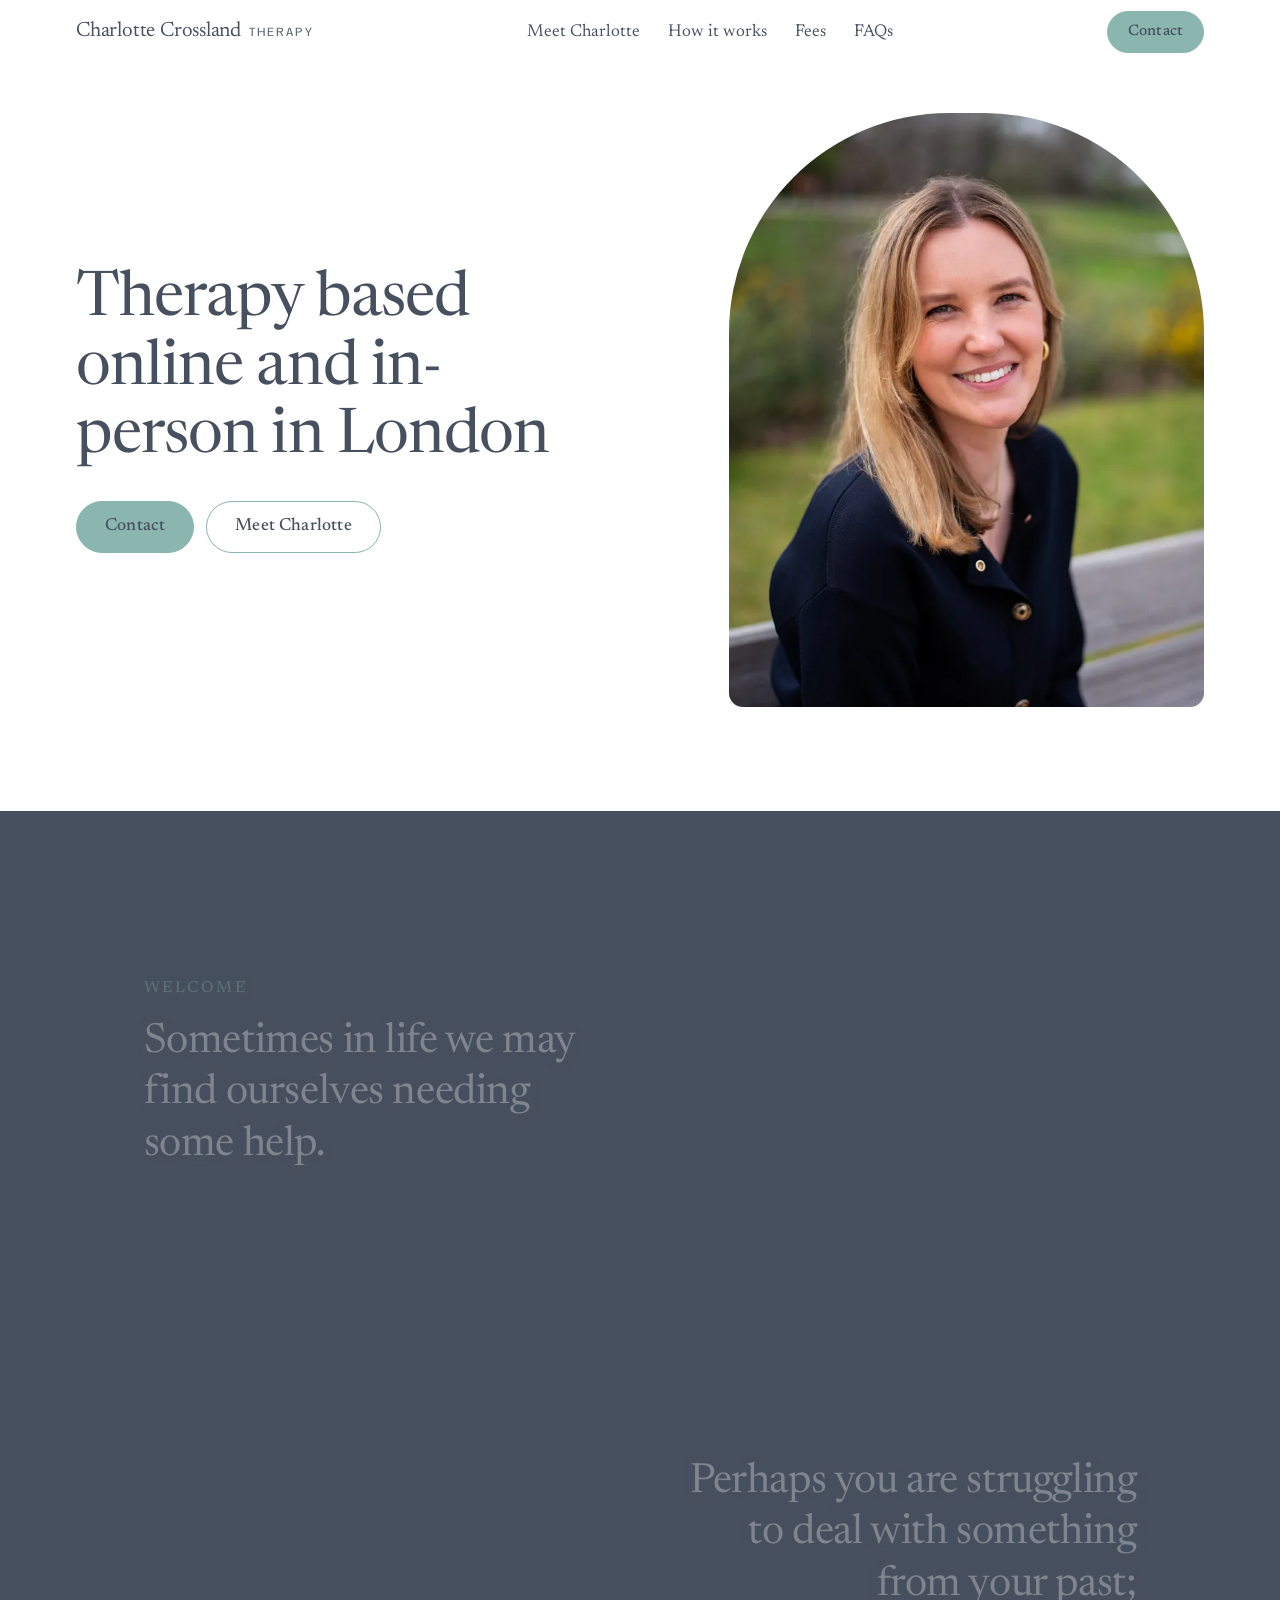
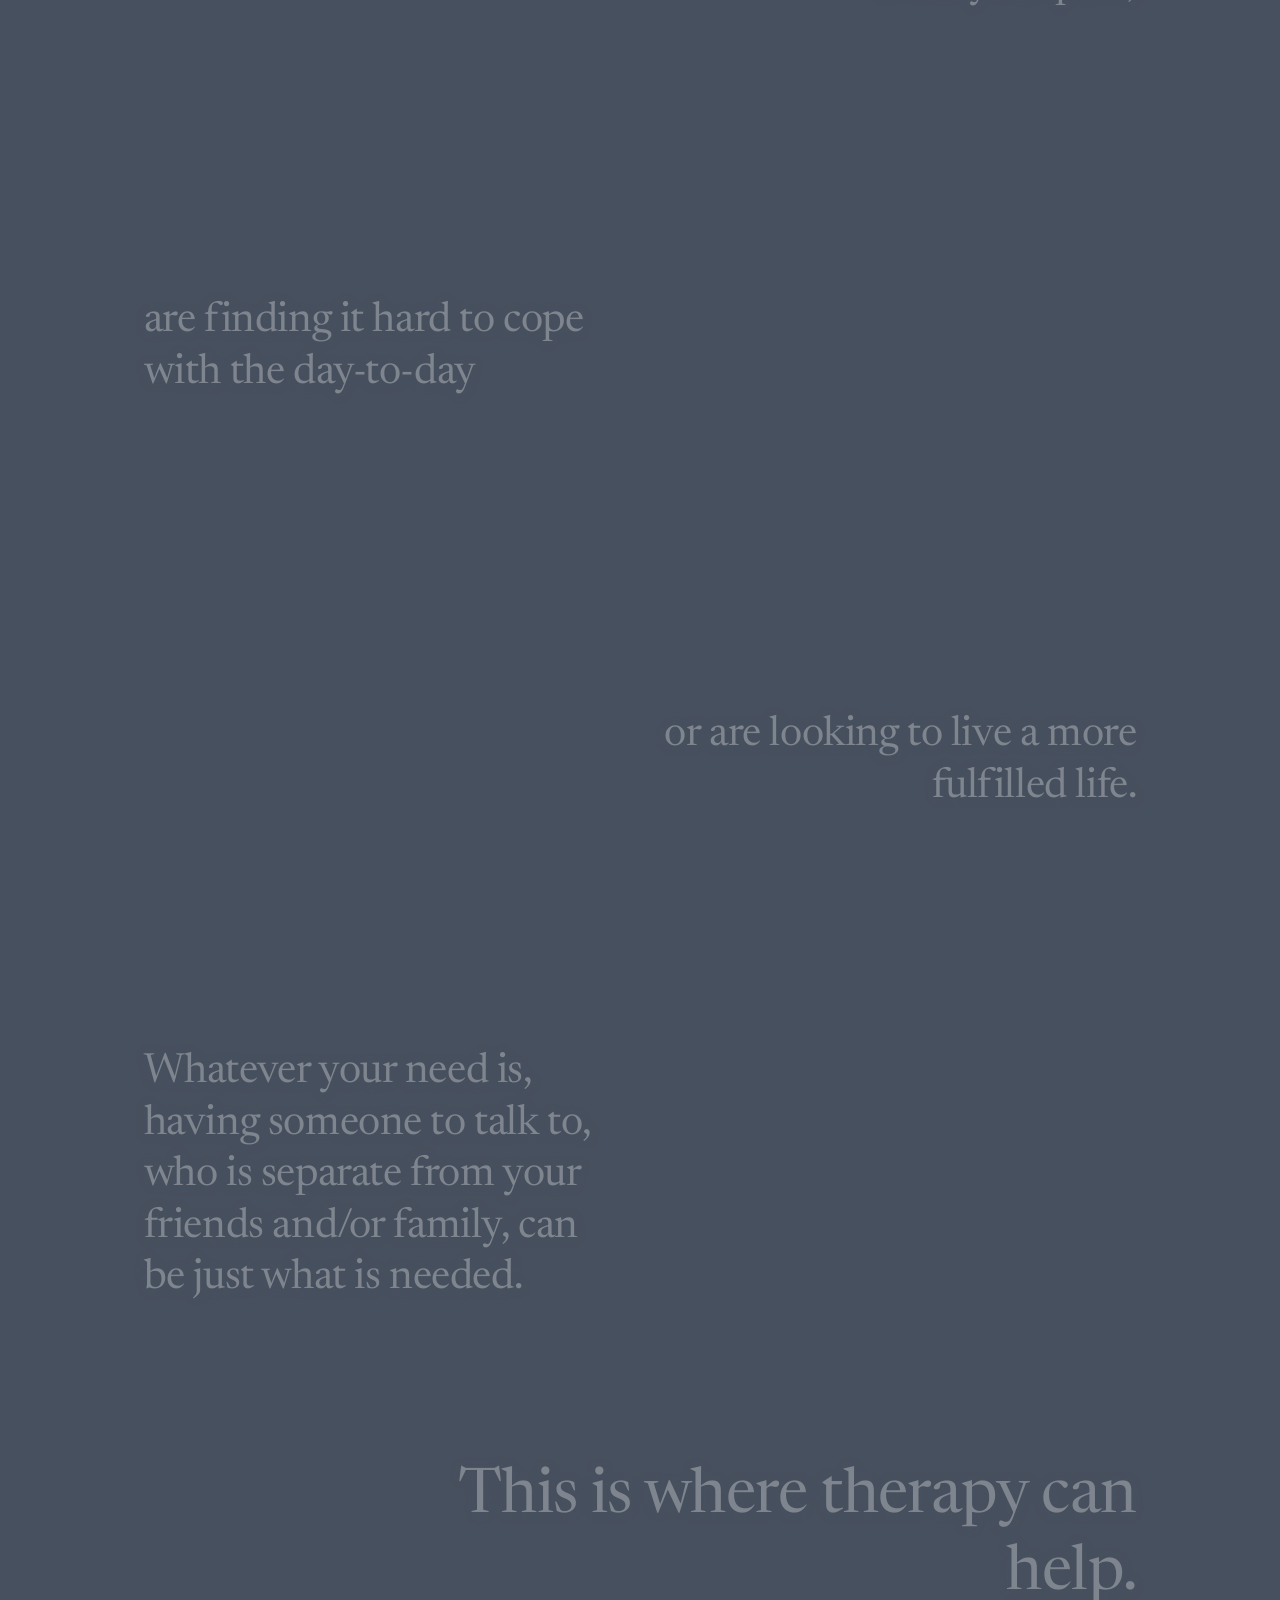
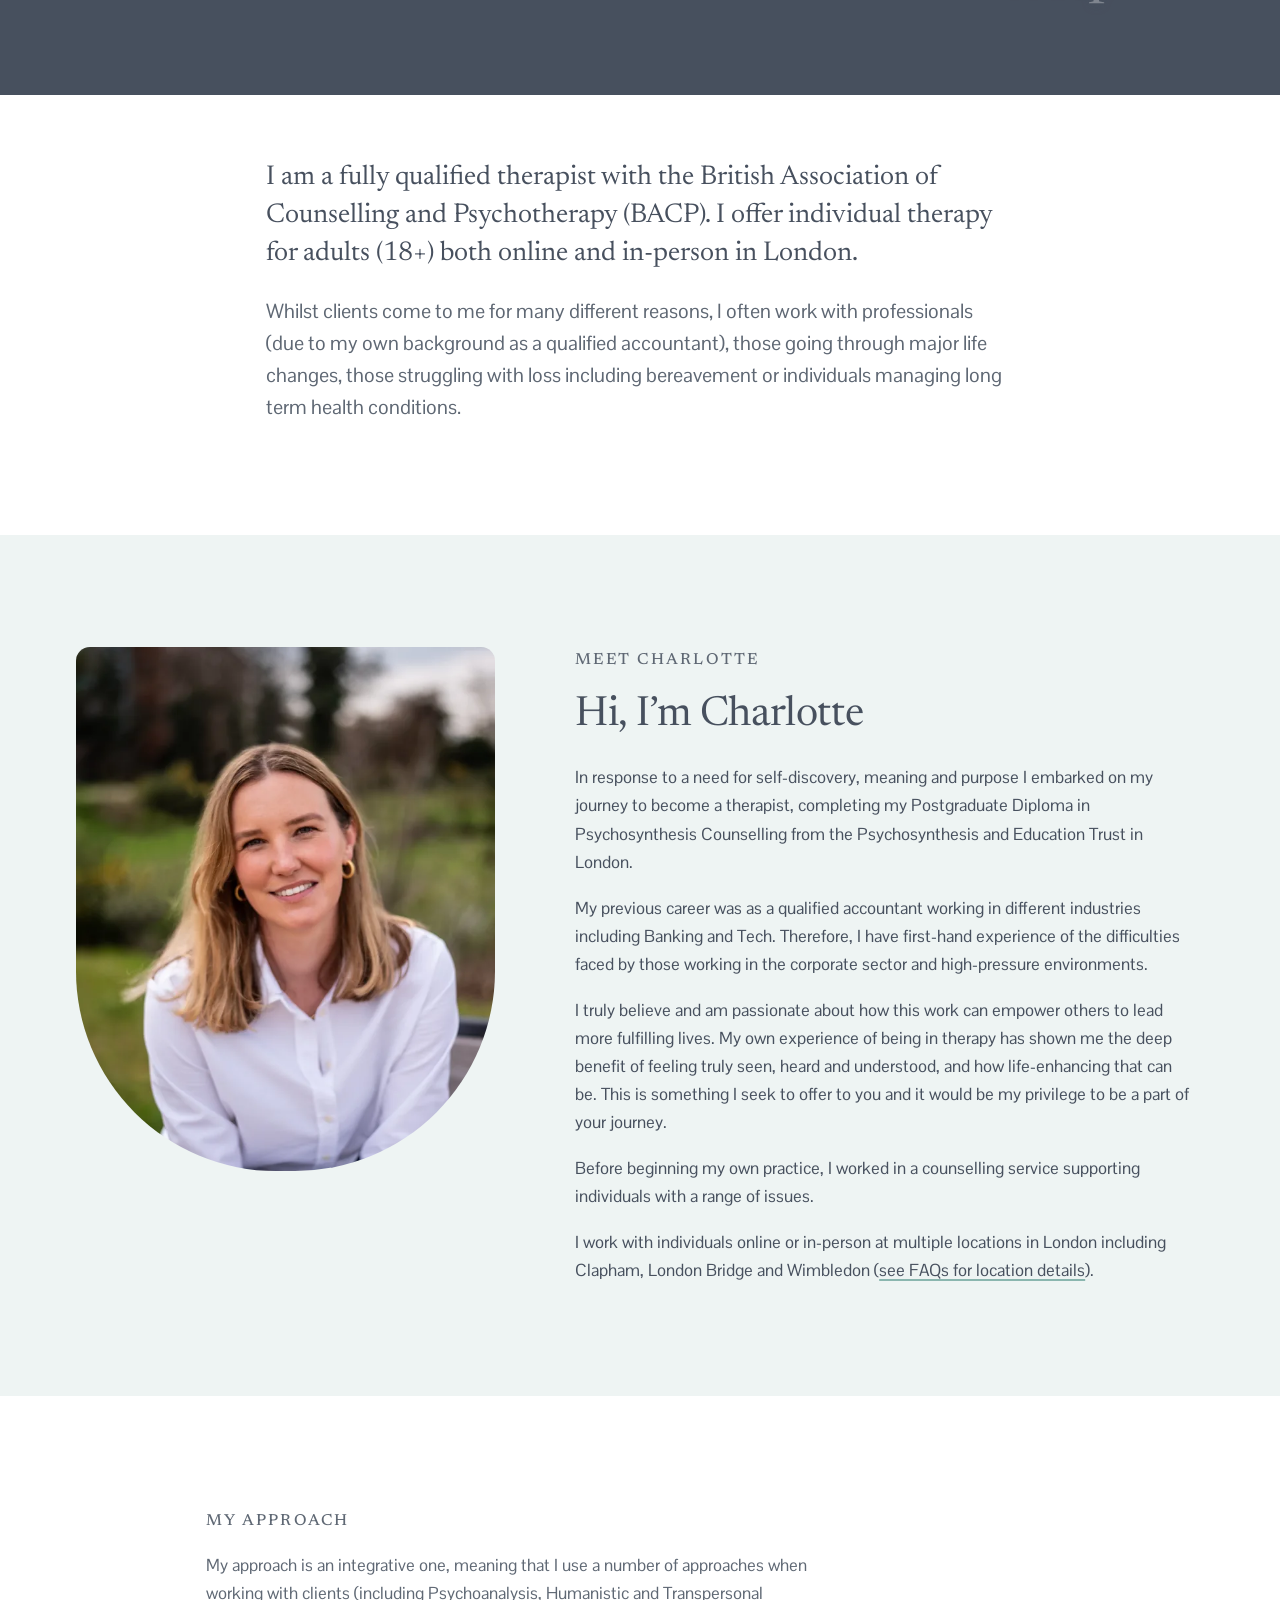
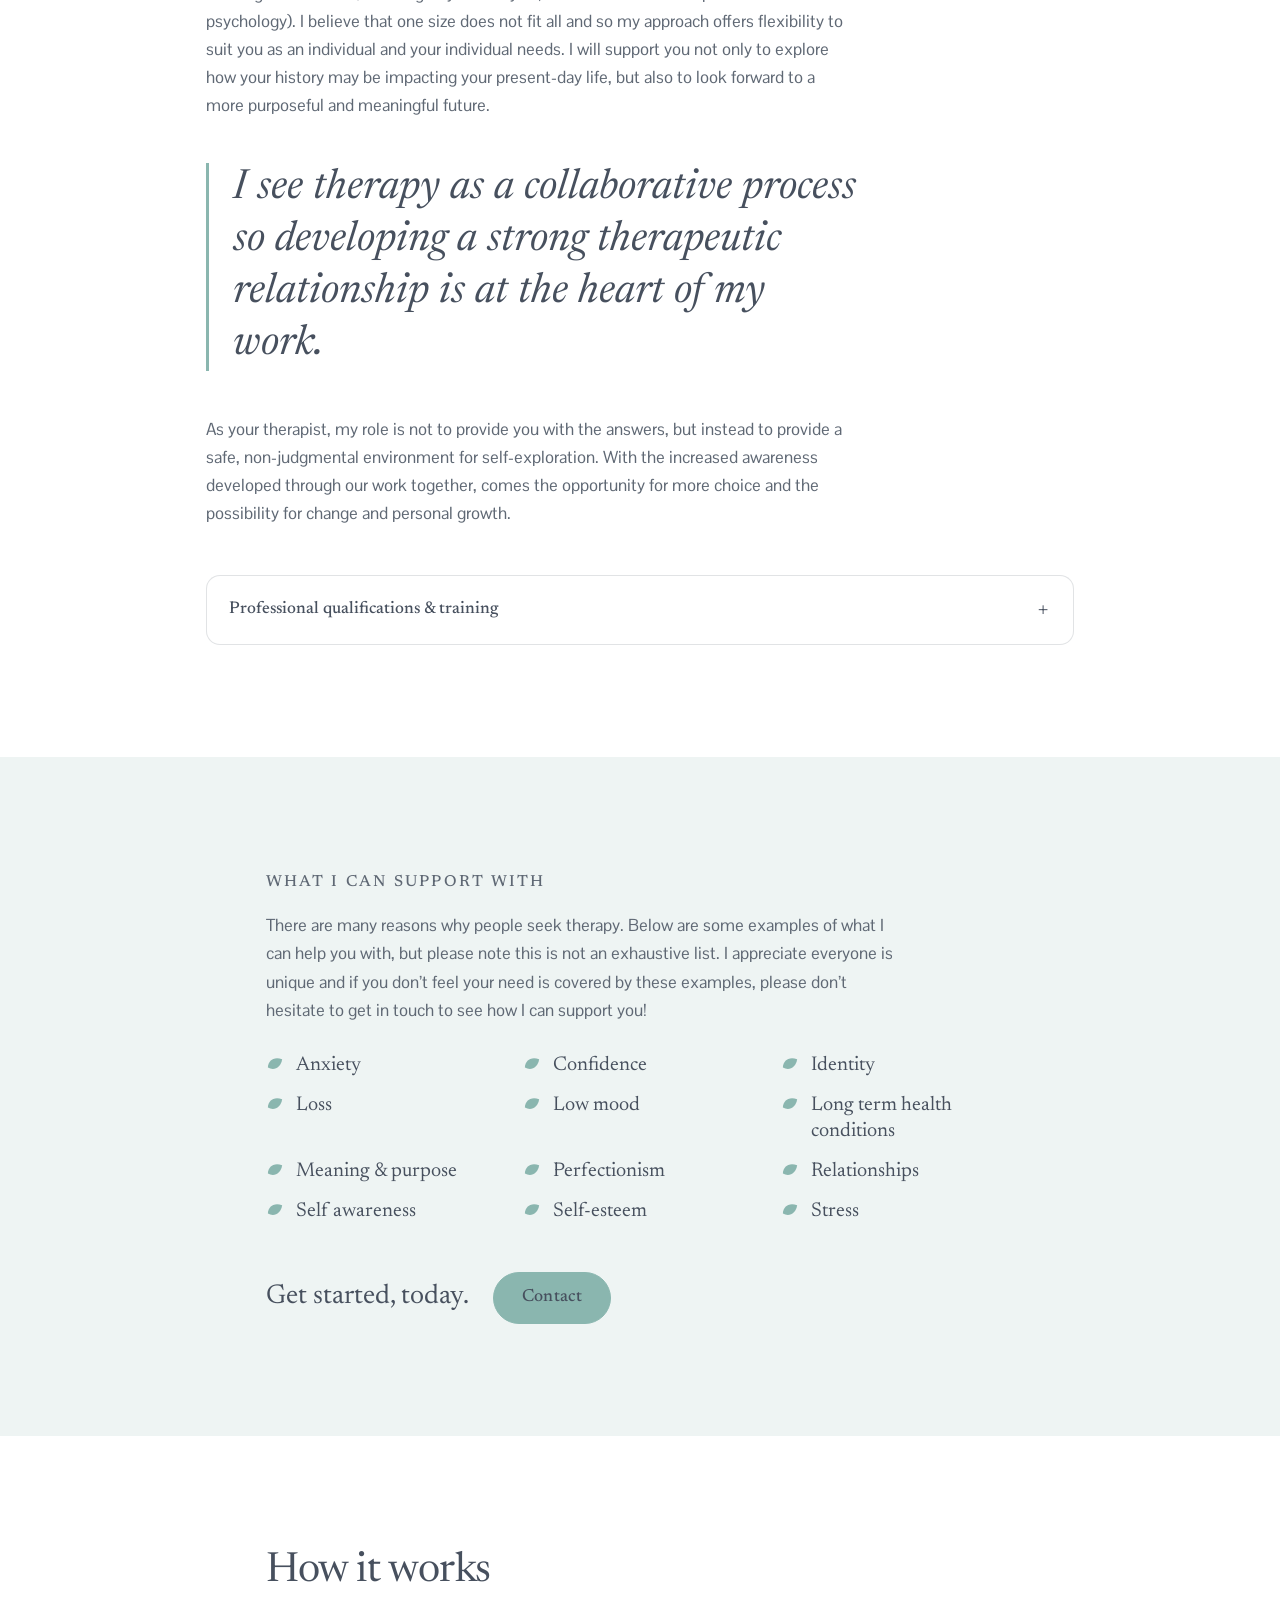
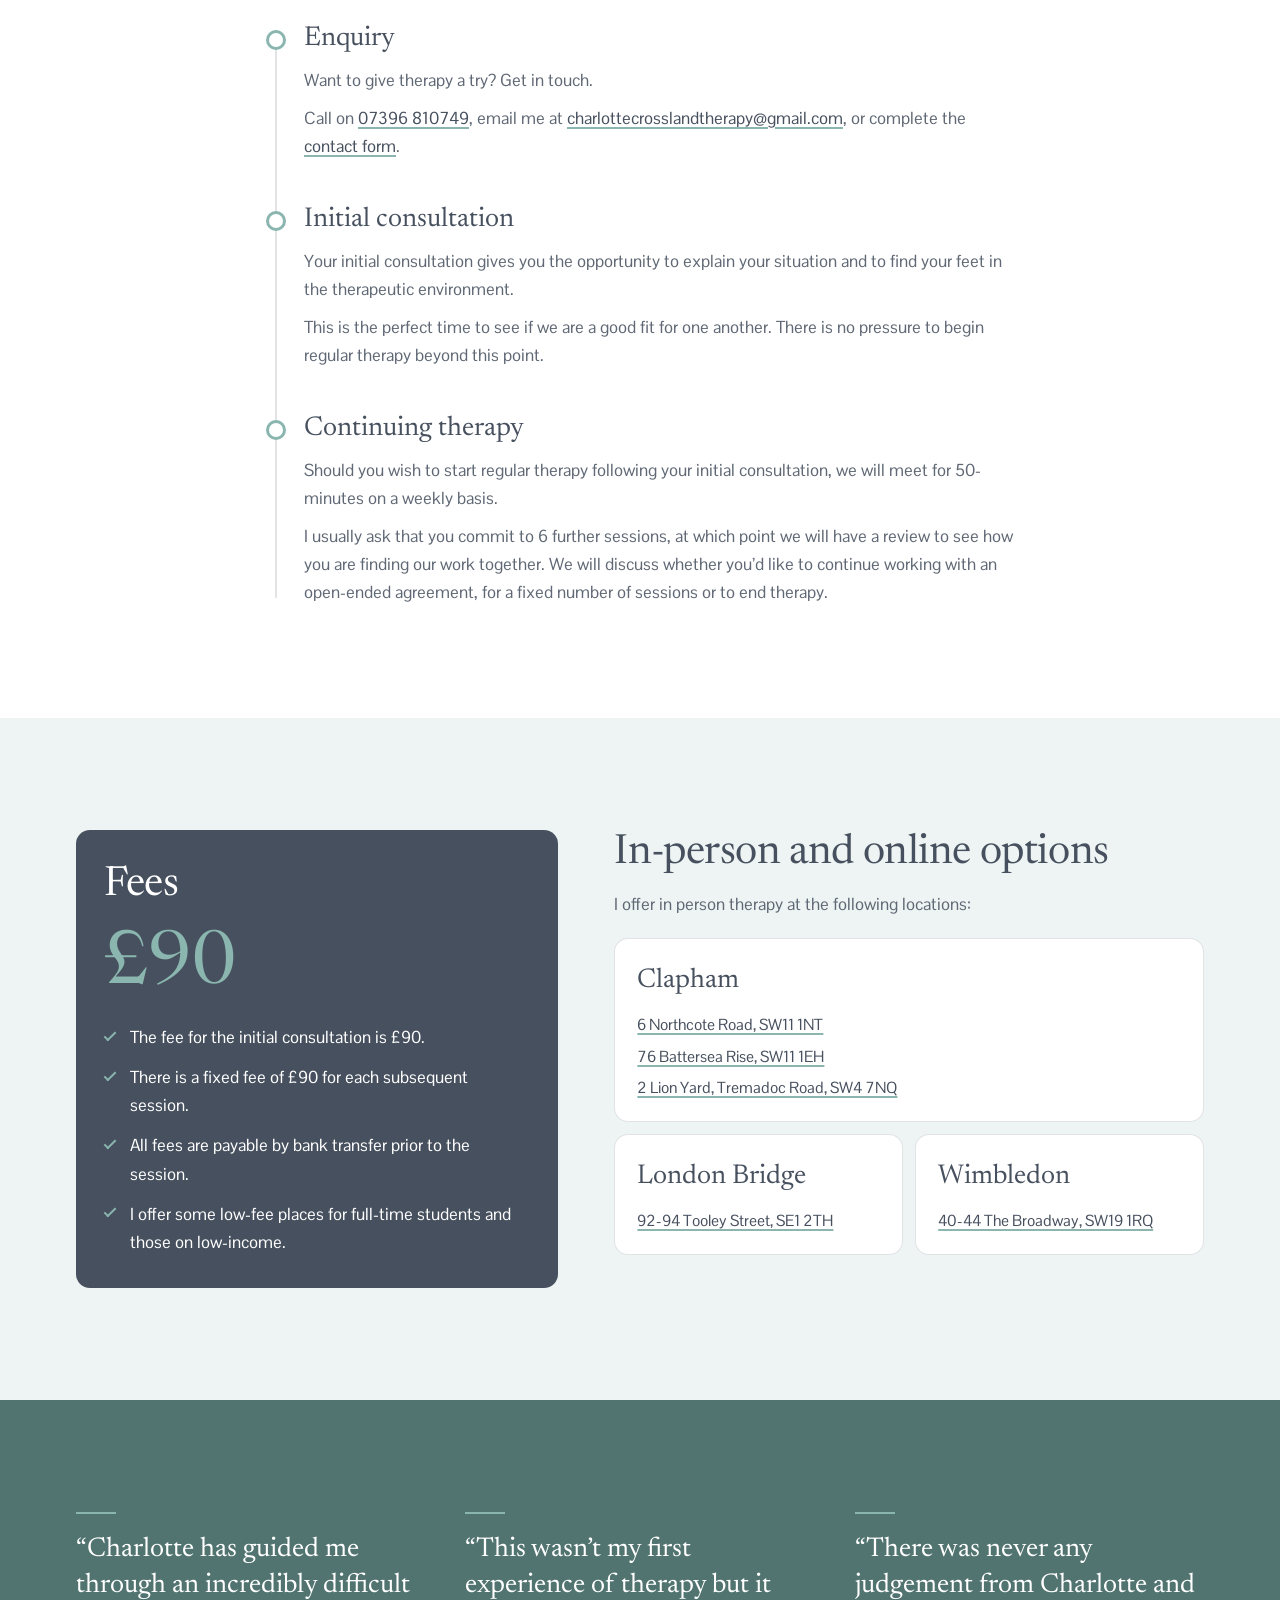
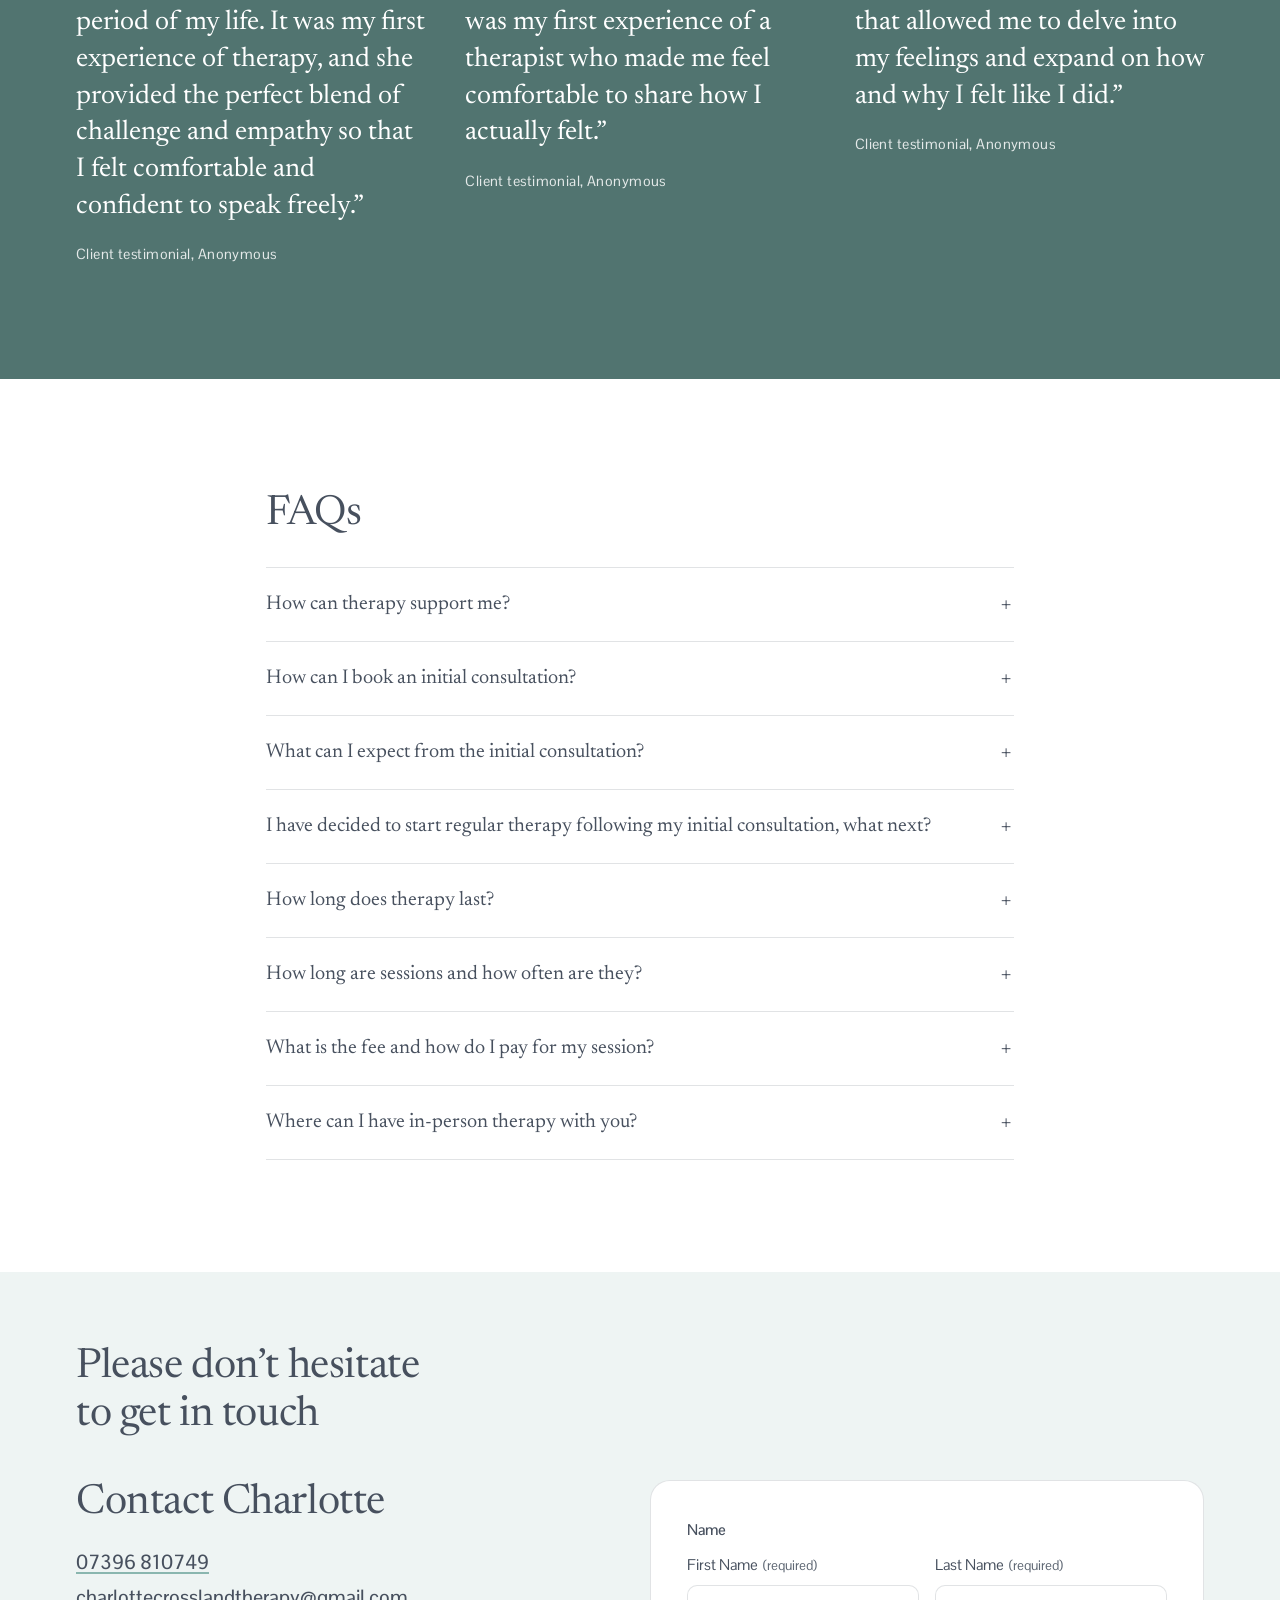
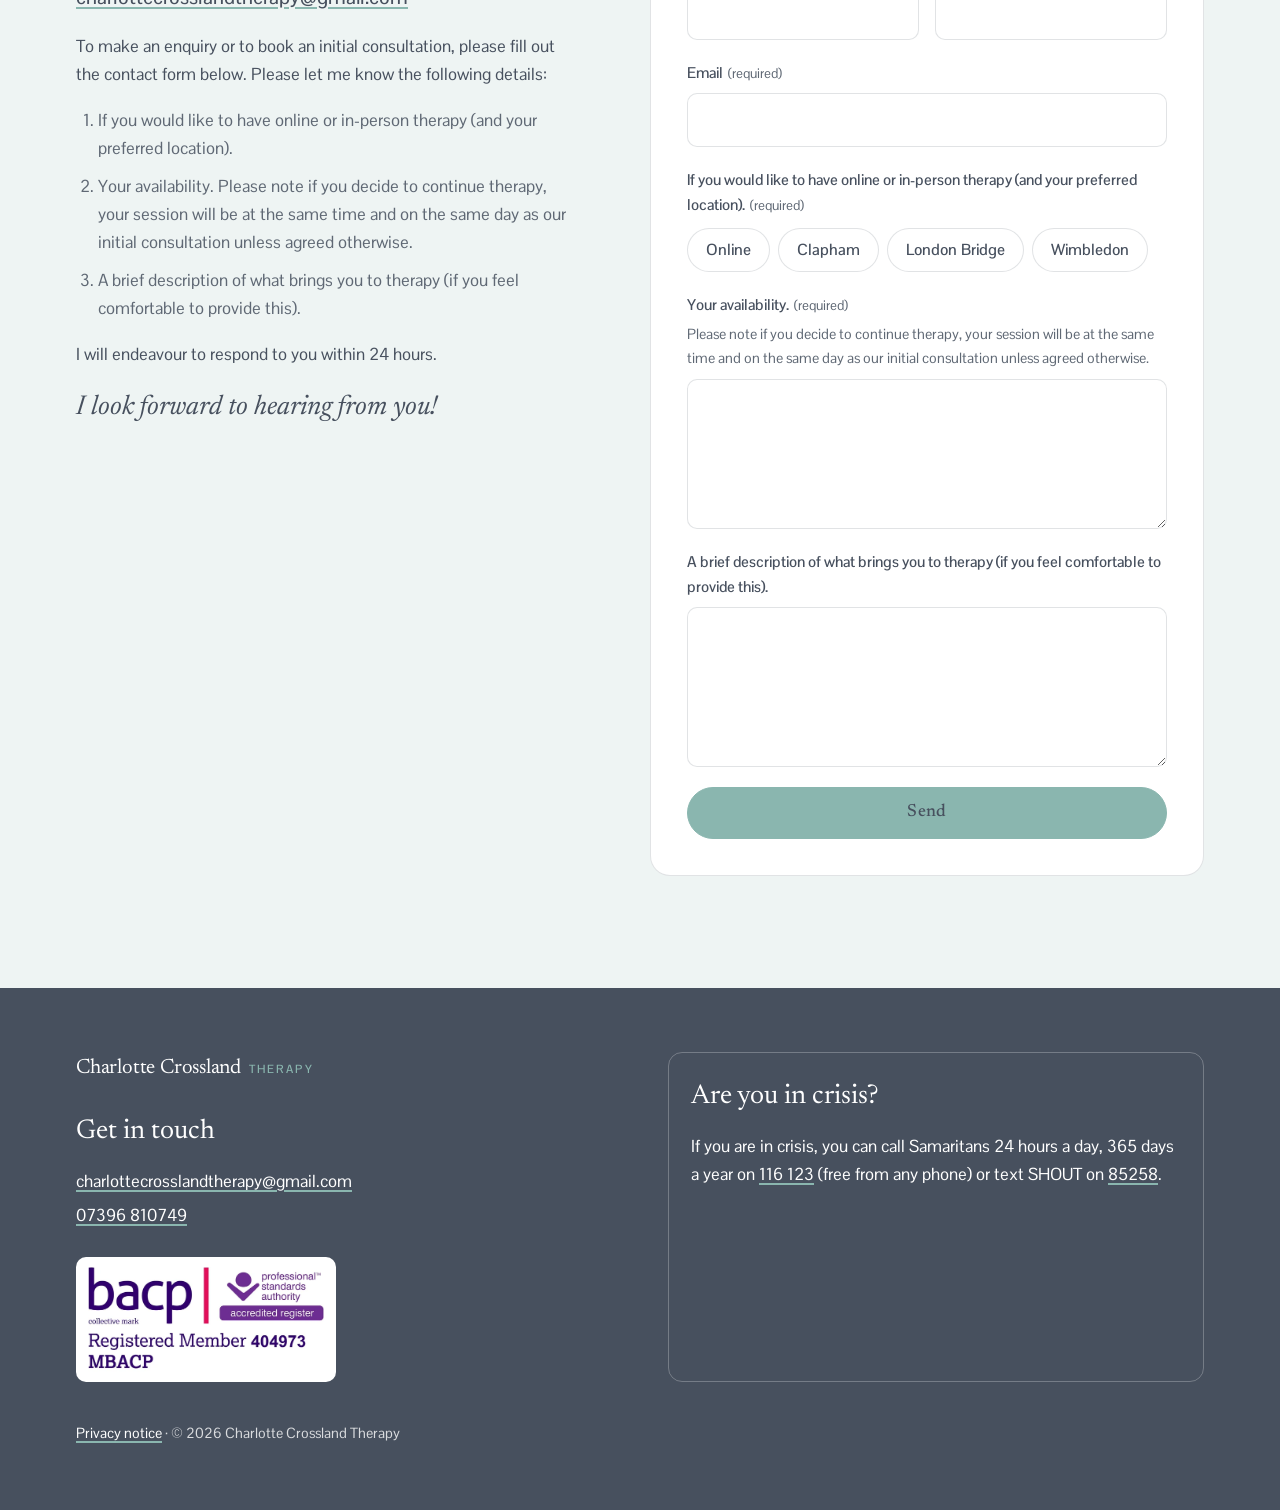
<file: index.html>
<!doctype html>
<html lang="en-GB">
<head>
<meta charset="utf-8">
<meta name="viewport" content="width=device-width, initial-scale=1, viewport-fit=cover">
<title>Charlotte Crossland Therapy</title>
<meta name="description" content="Therapy based online and in-person in London. Individual therapy for adults (18+) in Clapham, London Bridge and Wimbledon.">
<link rel="canonical" href="https://www.charlottecrosslandtherapy.co.uk/">
<meta name="theme-color" content="#FFFFFF">
<meta name="color-scheme" content="light">
<link rel="icon" href="favicon.svg" type="image/svg+xml">

<meta property="og:type" content="website">
<meta property="og:site_name" content="Charlotte Crossland Therapy">
<meta property="og:title" content="Charlotte Crossland Therapy">
<meta property="og:description" content="Therapy based online and in-person in London">
<meta property="og:url" content="https://www.charlottecrosslandtherapy.co.uk/">
<meta property="og:image" content="https://www.charlottecrosslandtherapy.co.uk/images/og-image.jpg">
<meta name="twitter:card" content="summary_large_image">

<link rel="preconnect" href="https://fonts.googleapis.com">
<link rel="preconnect" href="https://fonts.gstatic.com" crossorigin>
<link rel="stylesheet" href="https://fonts.googleapis.com/css2?family=Pontano+Sans:wght@400;500;600&family=Newsreader:ital,opsz,wght@0,6..72,400;0,6..72,500;1,6..72,400&display=swap">
<link rel="stylesheet" href="styles.css">
<script>document.documentElement.classList.add('js')</script>

<script type="application/ld+json">
{
  "@context": "https://schema.org",
  "@type": "ProfessionalService",
  "name": "Charlotte Crossland Therapy",
  "url": "https://www.charlottecrosslandtherapy.co.uk/",
  "image": "https://www.charlottecrosslandtherapy.co.uk/images/og-image.jpg",
  "description": "Therapy based online and in-person in London",
  "telephone": "+447396810749",
  "email": "charlottecrosslandtherapy@gmail.com",
  "priceRange": "£90",
  "areaServed": "London"
}
</script>
<!-- Cloudflare Web Analytics (free, no cookies; only visible in the Cloudflare dashboard) --><script type='module' src='https://static.cloudflareinsights.com/beacon.min.js' data-cf-beacon='{"token": "4ace76a710c94d82a6fdd6c6920aa92c"}'></script><!-- End Cloudflare Web Analytics -->
</head>
<body>
<a class="skip" href="#main">Skip to Content</a>

<header class="site-header" id="top">
  <div class="wrap header-inner">
    <a class="wordmark" href="#top" aria-label="Charlotte Crossland Therapy">
      <span class="wordmark-name">Charlotte Crossland</span>
      <span class="wordmark-sub">Therapy</span>
    </a>
    <nav class="nav" aria-label="Main">
      <a href="#meet-charlotte">Meet Charlotte</a>
      <a href="#how-it-works">How it works</a>
      <a href="#fees">Fees</a>
      <a href="#faqs">FAQs</a>
    </nav>
    <a class="btn btn-small" href="#contact">Contact</a>
  </div>
</header>

<main id="main">
  <svg class="vine vine-bg" id="vine-bg" aria-hidden="true" focusable="false"></svg>

  <!-- HERO -->
  <section class="hero">
    <div class="wrap hero-grid">
      <div class="hero-copy">
        <h1 class="display">Therapy based online and in-person in London</h1>
        <div class="hero-actions">
          <a class="btn" href="#contact">Contact</a>
          <a class="btn btn-ghost" href="#meet-charlotte">Meet Charlotte</a>
        </div>
      </div>
      <figure class="hero-photo">
        <picture>
          <source type="image/webp" srcset="images/charlotte-navy-640.webp 640w, images/charlotte-navy-1000.webp 1000w, images/charlotte-navy-1500.webp 1500w, images/charlotte-navy-1700.webp 1700w" sizes="(min-width: 900px) 42vw, 92vw">
          <img src="images/charlotte-navy-1000.jpg" srcset="images/charlotte-navy-640.jpg 640w, images/charlotte-navy-1000.jpg 1000w, images/charlotte-navy-1500.jpg 1500w, images/charlotte-navy-1700.jpg 1700w" sizes="(min-width: 900px) 42vw, 92vw" width="1000" height="1250" alt="Charlotte Crossland in a navy cardigan, smiling, sitting on a bench in a park" fetchpriority="high">
        </picture>
      </figure>
    </div>
  </section>

  <!-- WELCOME: scrollytelling (the original Welcome paragraph, word for word, revealed line by line) -->
  <section class="scrolly" id="welcome" aria-label="Welcome">
    <div class="wrap scrolly-steps" id="scrolly-steps">
      <svg class="vine" id="vine" aria-hidden="true" focusable="false"></svg>
      <div class="step">
        <p class="scrolly-eyebrow">Welcome</p>
        <p>Sometimes in life we may find ourselves needing some help.</p>
      </div>
      <div class="step"><p>Perhaps you are struggling to deal with something from your past;</p></div>
      <div class="step"><p>are finding it hard to cope with the day-to-day</p></div>
      <div class="step"><p>or are looking to live a more fulfilled life.</p></div>
      <div class="step"><p>Whatever your need is, having someone to talk to, who is separate from your friends and/or family, can be just what is needed.</p></div>
      <div class="step step-final">
        <p>This is where therapy can help.</p>
      </div>
    </div>
  </section>

  <!-- WELCOME (continued) -->
  <section class="section" id="who">
    <div class="wrap narrow intro">
      <p class="intro-lead">I am a fully qualified therapist with the British Association of Counselling and Psychotherapy (BACP). I offer individual therapy for adults (18+) both online and in-person in London.</p>
      <p>Whilst clients come to me for many different reasons, I often work with professionals (due to my own background as a qualified accountant), those going through major life changes, those struggling with loss including bereavement or individuals managing long term health conditions.</p>
    </div>
  </section>

  <!-- MEET CHARLOTTE -->
  <section class="section section-tint" id="meet-charlotte">
    <div class="wrap about-grid">
      <figure class="about-photo">
        <picture>
          <source type="image/webp" srcset="images/charlotte-white-640.webp 640w, images/charlotte-white-1000.webp 1000w, images/charlotte-white-1500.webp 1500w, images/charlotte-white-1700.webp 1700w" sizes="(min-width: 900px) 38vw, 92vw">
          <img src="images/charlotte-white-1000.jpg" srcset="images/charlotte-white-640.jpg 640w, images/charlotte-white-1000.jpg 1000w, images/charlotte-white-1500.jpg 1500w, images/charlotte-white-1700.jpg 1700w" sizes="(min-width: 900px) 38vw, 92vw" width="1000" height="1250" alt="Charlotte Crossland in a white shirt, smiling" loading="lazy">
        </picture>
      </figure>
      <div class="about-copy">
        <p class="eyebrow">Meet Charlotte</p>
        <h2 class="h2">Hi, I’m Charlotte</h2>
        <p>In response to a need for self-discovery, meaning and purpose I embarked on my journey to become a therapist, completing my Postgraduate Diploma in Psychosynthesis Counselling from the Psychosynthesis and Education Trust in London.</p>
        <p>My previous career was as a qualified accountant working in different industries including Banking and Tech. Therefore, I have first-hand experience of the difficulties faced by those working in the corporate sector and high-pressure environments.</p>
        <p>I truly believe and am passionate about how this work can empower others to lead more fulfilling lives. My own experience of being in therapy has shown me the deep benefit of feeling truly seen, heard and understood, and how life-enhancing that can be. This is something I seek to offer to you and it would be my privilege to be a part of your journey.</p>
        <p>Before beginning my own practice, I worked in a counselling service supporting individuals with a range of issues.</p>
        <p>I work with individuals online or in-person at multiple locations in London including Clapham, London Bridge and Wimbledon (<a href="#faqs">see FAQs for location details</a>).</p>
      </div>
    </div>
  </section>

  <!-- MY APPROACH -->
  <section class="section" id="approach">
    <div class="wrap">
      <p class="eyebrow">My Approach</p>
      <p class="approach-p">My approach is an integrative one, meaning that I use a number of approaches when working with clients (including Psychoanalysis, Humanistic and Transpersonal psychology). I believe that one size does not fit all and so my approach offers flexibility to suit you as an individual and your individual needs. I will support you not only to explore how your history may be impacting your present-day life, but also to look forward to a more purposeful and meaningful future.</p>
      <blockquote class="pull">
        <p>I see therapy as a collaborative process so developing a strong therapeutic relationship is at the heart of my work.</p>
      </blockquote>
      <p class="approach-p">As your therapist, my role is not to provide you with the answers, but instead to provide a safe, non-judgmental environment for self-exploration. With the increased awareness developed through our work together, comes the opportunity for more choice and the possibility for change and personal growth.</p>

      <details class="quals">
        <summary>Professional qualifications &amp; training</summary>
        <ul>
          <li>Level 7 Postgraduate Diploma in Psychosynthesis Counselling (PGDip) from the Psychosynthesis and Education Trust in London.</li>
          <li>Certificate in Psychosynthesis Foundations.</li>
          <li>Essentials of Psychosynthesis.</li>
          <li>Professional member of the British Association for Counselling and Psychotherapy (BACP).</li>
          <li>I undergo ongoing supervision by a highly experienced psychotherapist as required by my profession.</li>
        </ul>
      </details>
    </div>
  </section>

  <!-- WHAT I CAN SUPPORT WITH -->
  <section class="section section-tint" id="support">
    <div class="wrap narrow">
      <p class="eyebrow">What I can support with</p>
      <p class="support-intro">There are many reasons why people seek therapy. Below are some examples of what I can help you with, but please note this is not an exhaustive list. I appreciate everyone is unique and if you don’t feel your need is covered by these examples, please don’t hesitate to get in touch to see how I can support you!</p>
      <ul class="support-list">
        <li>Anxiety</li><li>Confidence</li><li>Identity</li><li>Loss</li><li>Low mood</li><li>Long term health conditions</li><li>Meaning &amp; purpose</li><li>Perfectionism</li><li>Relationships</li><li>Self awareness</li><li>Self-esteem</li><li>Stress</li>
      </ul>
      <div class="inline-cta">
        <h2 class="h3">Get started, today.</h2>
        <a class="btn" href="#contact">Contact</a>
      </div>
    </div>
  </section>

  <!-- HOW IT WORKS -->
  <section class="section" id="how-it-works">
    <div class="wrap narrow">
      <h2 class="h2">How it works</h2>
      <ol class="timeline" id="timeline">
        <li>
          <span class="tl-dot" aria-hidden="true"></span>
          <h3>Enquiry</h3>
          <p>Want to give therapy a try? Get in touch.</p>
          <p>Call on <a href="tel:+447396810749">07396 810749</a>, email me at <a href="mailto:charlottecrosslandtherapy@gmail.com?subject=Therapy%20enquiry&amp;body=Hi%20Charlotte%2C%0A%0AIf%20you%20would%20like%20to%20have%20online%20or%20in-person%20therapy%20%28and%20your%20preferred%20location%29%3A%0A%0A%0AYour%20availability%3A%0A%0A%0AA%20brief%20description%20of%20what%20brings%20you%20to%20therapy%20%28if%20you%20feel%20comfortable%20to%20provide%20this%29%3A%0A%0A%0A">charlottecrosslandtherapy@gmail.com</a>, or complete the <a href="#contact">contact form</a>.</p>
        </li>
        <li>
          <span class="tl-dot" aria-hidden="true"></span>
          <h3>Initial consultation</h3>
          <p>Your initial consultation gives you the opportunity to explain your situation and to find your feet in the therapeutic environment.</p>
          <p>This is the perfect time to see if we are a good fit for one another. There is no pressure to begin regular therapy beyond this point.</p>
        </li>
        <li>
          <span class="tl-dot" aria-hidden="true"></span>
          <h3>Continuing therapy</h3>
          <p>Should you wish to start regular therapy following your initial consultation, we will meet for 50-minutes on a weekly basis.</p>
          <p>I usually ask that you commit to 6 further sessions, at which point we will have a review to see how you are finding our work together. We will discuss whether you’d like to continue working with an open-ended agreement, for a fixed number of sessions or to end therapy.</p>
        </li>
      </ol>
    </div>
  </section>

  <!-- FEES & LOCATIONS -->
  <section class="section section-tint" id="fees">
    <div class="wrap">
      <div class="practical">
        <div class="fee-card">
          <h2 class="h2">Fees</h2>
          <p class="fee"><span class="fee-amount">£90</span></p>
          <ul class="ticks">
            <li>The fee for the initial consultation is £90.</li>
            <li>There is a fixed fee of £90 for each subsequent session.</li>
            <li>All fees are payable by bank transfer prior to the session.</li>
            <li>I offer some low-fee places for full-time students and those on low-income.</li>
          </ul>
        </div>
        <div class="places-wrap">
          <h2 class="h2">In-person and online options</h2>
          <p class="places-intro">I offer in person therapy at the following locations:</p>
          <div class="places">
            <div class="place">
              <h3>Clapham</h3>
              <ul class="addr">
                <li><a href="https://www.google.com/maps/search/?api=1&amp;query=6+Northcote+Road+London+SW11+1NT" target="_blank" rel="noopener">6 Northcote Road, SW11 1NT</a></li>
                <li><a href="https://www.google.com/maps/search/?api=1&amp;query=76+Battersea+Rise+London+SW11+1EH" target="_blank" rel="noopener">76 Battersea Rise, SW11 1EH</a></li>
                <li><a href="https://www.google.com/maps/search/?api=1&amp;query=2+Lion+Yard+Tremadoc+Road+London+SW4+7NQ" target="_blank" rel="noopener">2 Lion Yard, Tremadoc Road, SW4 7NQ</a></li>
              </ul>
            </div>
            <div class="place">
              <h3>London Bridge</h3>
              <ul class="addr">
                <li><a href="https://www.google.com/maps/search/?api=1&amp;query=92-94+Tooley+Street+London+SE1+2TH" target="_blank" rel="noopener">92-94 Tooley Street, SE1 2TH</a></li>
              </ul>
            </div>
            <div class="place">
              <h3>Wimbledon</h3>
              <ul class="addr">
                <li><a href="https://www.google.com/maps/search/?api=1&amp;query=40-44+The+Broadway+London+SW19+1RQ" target="_blank" rel="noopener">40-44 The Broadway, SW19 1RQ</a></li>
              </ul>
            </div>
          </div>
        </div>
      </div>
    </div>
  </section>

  <!-- TESTIMONIALS -->
  <section class="section voices" aria-label="Client testimonials">
    <div class="wrap">
      <div class="quotes">
        <figure class="quote">
          <blockquote><p>“Charlotte has guided me through an incredibly difficult period of my life. It was my first experience of therapy, and she provided the perfect blend of challenge and empathy so that I felt comfortable and confident to speak freely.”</p></blockquote>
          <figcaption>Client testimonial, Anonymous</figcaption>
        </figure>
        <figure class="quote">
          <blockquote><p>“This wasn’t my first experience of therapy but it was my first experience of a therapist who made me feel comfortable to share how I actually felt.”</p></blockquote>
          <figcaption>Client testimonial, Anonymous</figcaption>
        </figure>
        <figure class="quote">
          <blockquote><p>“There was never any judgement from Charlotte and that allowed me to delve into my feelings and expand on how and why I felt like I did.”</p></blockquote>
          <figcaption>Client testimonial, Anonymous</figcaption>
        </figure>
      </div>
    </div>
  </section>

  <!-- FAQS -->
  <section class="section" id="faqs">
    <div class="wrap narrow">
      <h2 class="h2">FAQs</h2>
      <div class="faq-list">
        <details>
          <summary>How can therapy support me?</summary>
          <div class="faq-a">
            <p>Many of us have little or no experience of being listened to deeply and without judgement. The people we are closest to have their own opinions, agendas and wishes, and we may want to protect them or fear being rejected if we show our true selves.</p>
            <p>Therapy offers a safe space just for you to reflect on and talk about your experiences and feelings with a trained professional. Your therapist can support and accompany you to explore ways to manage your distress and help you in moving forward.</p>
          </div>
        </details>
        <details>
          <summary>How can I book an initial consultation?</summary>
          <div class="faq-a">
            <p>To book an initial consultation please call Charlotte on <a href="tel:+447396810749">07396 810749</a>, use the <a href="#contact">contact form</a>, or send an email to <a href="mailto:charlottecrosslandtherapy@gmail.com?subject=Therapy%20enquiry&amp;body=Hi%20Charlotte%2C%0A%0AIf%20you%20would%20like%20to%20have%20online%20or%20in-person%20therapy%20%28and%20your%20preferred%20location%29%3A%0A%0A%0AYour%20availability%3A%0A%0A%0AA%20brief%20description%20of%20what%20brings%20you%20to%20therapy%20%28if%20you%20feel%20comfortable%20to%20provide%20this%29%3A%0A%0A%0A">charlottecrosslandtherapy@gmail.com</a> sharing your availability and whether you’d like online or in-person therapy.</p>
          </div>
        </details>
        <details>
          <summary>What can I expect from the initial consultation?</summary>
          <div class="faq-a">
            <p>Your initial consultation gives you the opportunity to explain your situation and to find your feet in the therapeutic environment. This might be your first experience of speaking to someone completely independent, and I want you to be able to feel comfortable and understand fully how therapy can help you.</p>
            <p>That’s why in our first session we will cover:</p>
            <ul>
              <li>What’s brought you to therapy</li>
              <li>Your background</li>
              <li>Your hopes for attending therapy</li>
              <li>Our working agreement</li>
            </ul>
            <p>This is the perfect time to see if we are a good fit for one another. There is no pressure to begin regular therapy beyond this point. If either of us feels we are not the right fit for any reason, I will endeavour to refer you to an alternative therapist.</p>
          </div>
        </details>
        <details>
          <summary>I have decided to start regular therapy following my initial consultation, what next?</summary>
          <div class="faq-a">
            <p>Should you wish to start regular therapy following your initial consultation, we will meet for 50-minutes on a weekly basis. It is important to note that this will be at the same time and on the same day as our initial consultation unless agreed otherwise. This is to provide consistency, structure and helps to create a safe container for the work.</p>
            <p>I usually ask that you commit to 6 further sessions, at which point we will have a review to see how you are finding our work together and whether you’d like to continue working with an open-ended agreement or for a fixed number of sessions. Of course, you can also decide to end therapy.</p>
          </div>
        </details>
        <details>
          <summary>How long does therapy last?</summary>
          <div class="faq-a">
            <p>I ask that you commit to 6 sessions i.e. 6 weeks following the initial consultation. At this point we will have a review to reflect on where we are at. You can decide whether you would like to continue working together for a fixed number of sessions or in an open ended agreement. Of course, you can decide at any time that you’re ready to end therapy.</p>
          </div>
        </details>
        <details>
          <summary>How long are sessions and how often are they?</summary>
          <div class="faq-a">
            <p>Sessions (including the initial consultation) last for 50 minutes and take place on a weekly basis.</p>
          </div>
        </details>
        <details>
          <summary>What is the fee and how do I pay for my session?</summary>
          <div class="faq-a">
            <p>The fee for each session is £90. This is payable in advance by BACS transfer. Bank details will be provided ahead of your initial consultation. You may pay weekly the day before your session, or monthly in advance if you prefer.</p>
          </div>
        </details>
        <details>
          <summary>Where can I have in-person therapy with you?</summary>
          <div class="faq-a">
            <p>I offer in-person therapy at the following locations (Monday to Friday):</p>
            <ul>
              <li>Clapham (6 Northcote Road, SW11 1NT or 76 Battersea Rise, SW11 1EH or 2 Lion Yard, Tremadoc Road, Clapham, SW4 7NQ)</li>
              <li>London Bridge (92-94 Tooley Street, SE1 2TH)</li>
              <li>Wimbledon (40-44 The Broadway, London, SW19 1RQ)</li>
            </ul>
          </div>
        </details>
      </div>
    </div>
  </section>

  <!-- GET IN TOUCH -->
  <section class="section bridge" aria-label="Get in touch">
    <div class="wrap">
      <h2 class="h2 bridge-title">Please don’t hesitate to get in touch</h2>
    </div>
  </section>

  <!-- CONTACT -->
  <section class="section contact" id="contact">
    <div class="wrap contact-grid">
      <div class="contact-intro">
        <h2 class="h2">Contact Charlotte</h2>
        <div class="direct">
          <p><a href="tel:+447396810749">07396 810749</a></p>
          <p><a href="mailto:charlottecrosslandtherapy@gmail.com?subject=Therapy%20enquiry&amp;body=Hi%20Charlotte%2C%0A%0AIf%20you%20would%20like%20to%20have%20online%20or%20in-person%20therapy%20%28and%20your%20preferred%20location%29%3A%0A%0A%0AYour%20availability%3A%0A%0A%0AA%20brief%20description%20of%20what%20brings%20you%20to%20therapy%20%28if%20you%20feel%20comfortable%20to%20provide%20this%29%3A%0A%0A%0A">charlottecrosslandtherapy@gmail.com</a></p>
        </div>
        <p>To make an enquiry or to book an initial consultation, please fill out the contact form below. Please let me know the following details:</p>
        <ol class="contact-list">
          <li>If you would like to have online or in-person therapy (and your preferred location).</li>
          <li>Your availability. Please note if you decide to continue therapy, your session will be at the same time and on the same day as our initial consultation unless agreed otherwise.</li>
          <li>A brief description of what brings you to therapy (if you feel comfortable to provide this).</li>
        </ol>
        <p>I will endeavour to respond to you within 24 hours.</p>
        <p class="look-forward">I look forward to hearing from you!</p>
      </div>

      <!-- Enquiries are sent by Formspree (form mgaabpvq) to Charlotte's email -->
      <form class="form" id="enquiry-form" action="https://formspree.io/f/mgaabpvq" method="POST" novalidate>
        <input type="hidden" name="_subject" value="New therapy enquiry from website">
        <input type="hidden" name="source" id="f-source" value="direct">
        <div class="hp" aria-hidden="true"><label for="f-gotcha">Leave this empty</label><input type="text" name="_gotcha" id="f-gotcha" tabindex="-1" autocomplete="off"></div>

        <fieldset class="field">
          <legend>Name</legend>
          <div class="field-row">
            <div class="field">
              <label for="f-first">First Name <span class="opt">(required)</span></label>
              <input id="f-first" name="first_name" type="text" autocomplete="given-name" required>
            </div>
            <div class="field">
              <label for="f-last">Last Name <span class="opt">(required)</span></label>
              <input id="f-last" name="last_name" type="text" autocomplete="family-name" required>
            </div>
          </div>
        </fieldset>
        <div class="field">
          <label for="f-email">Email <span class="opt">(required)</span></label>
          <input id="f-email" name="email" type="email" autocomplete="email" inputmode="email" required>
        </div>
        <fieldset class="field">
          <legend>If you would like to have online or in-person therapy (and your preferred location). <span class="opt">(required)</span></legend>
          <div class="options">
            <label class="option"><input type="radio" name="location" id="f-loc-online" value="Online" required><span>Online</span></label>
            <label class="option"><input type="radio" name="location" id="f-loc-clapham" value="Clapham"><span>Clapham</span></label>
            <label class="option"><input type="radio" name="location" id="f-loc-lb" value="London Bridge"><span>London Bridge</span></label>
            <label class="option"><input type="radio" name="location" id="f-loc-wimbledon" value="Wimbledon"><span>Wimbledon</span></label>
          </div>
        </fieldset>
        <div class="field">
          <label for="f-avail">Your availability. <span class="opt">(required)</span></label>
          <p class="hint" id="f-avail-hint">Please note if you decide to continue therapy, your session will be at the same time and on the same day as our initial consultation unless agreed otherwise.</p>
          <textarea id="f-avail" name="availability" rows="2" aria-describedby="f-avail-hint" required></textarea>
        </div>
        <div class="field">
          <label for="f-message">A brief description of what brings you to therapy (if you feel comfortable to provide this).</label>
          <textarea id="f-message" name="message" rows="5"></textarea>
        </div>

        <p class="form-error" id="form-error" role="alert" hidden></p>
        <button class="btn btn-block" type="submit" id="f-submit">Send</button>

        <div class="form-success" id="form-success" tabindex="-1" hidden>
          <h3>Thank you<span id="success-name"></span>.</h3>
          <p>I will endeavour to respond to you within 24 hours.</p>
        </div>
      </form>
    </div>
  </section>
</main>

<footer class="site-footer">
  <div class="wrap footer-inner">
    <div class="footer-col">
      <p class="wordmark"><span class="wordmark-name">Charlotte Crossland</span> <span class="wordmark-sub">Therapy</span></p>
      <h2 class="footer-h">Get in touch</h2>
      <p><a href="mailto:charlottecrosslandtherapy@gmail.com?subject=Therapy%20enquiry&amp;body=Hi%20Charlotte%2C%0A%0AIf%20you%20would%20like%20to%20have%20online%20or%20in-person%20therapy%20%28and%20your%20preferred%20location%29%3A%0A%0A%0AYour%20availability%3A%0A%0A%0AA%20brief%20description%20of%20what%20brings%20you%20to%20therapy%20%28if%20you%20feel%20comfortable%20to%20provide%20this%29%3A%0A%0A%0A">charlottecrosslandtherapy@gmail.com</a></p>
      <p><a href="tel:+447396810749">07396 810749</a></p>
      <div class="bacp-badge">
        <picture>
          <source type="image/webp" srcset="images/bacp-registered-member.webp">
          <img src="images/bacp-registered-member.jpg" width="600" height="268" alt="BACP Registered Member 404973 MBACP, Professional Standards Authority accredited register" loading="lazy">
        </picture>
      </div>
    </div>
    <aside class="crisis" aria-label="Are you in crisis?">
      <h2 class="footer-h">Are you in crisis?</h2>
      <p>If you are in crisis, you can call Samaritans 24 hours a day, 365 days a year on <a href="tel:116123">116 123</a> (free from any phone) or text SHOUT on <a href="sms:85258?body=SHOUT">85258</a>.</p>
    </aside>
  </div>
  <div class="wrap footer-base">
    <p><a href="privacy.html">Privacy notice</a> · © <span id="year">2026</span> Charlotte Crossland Therapy</p>
  </div>
</footer>

<a class="sticky-cta" id="sticky-cta" href="#contact">Contact Charlotte</a>

<script src="script.js" defer></script>
</body>
</html>
</file>
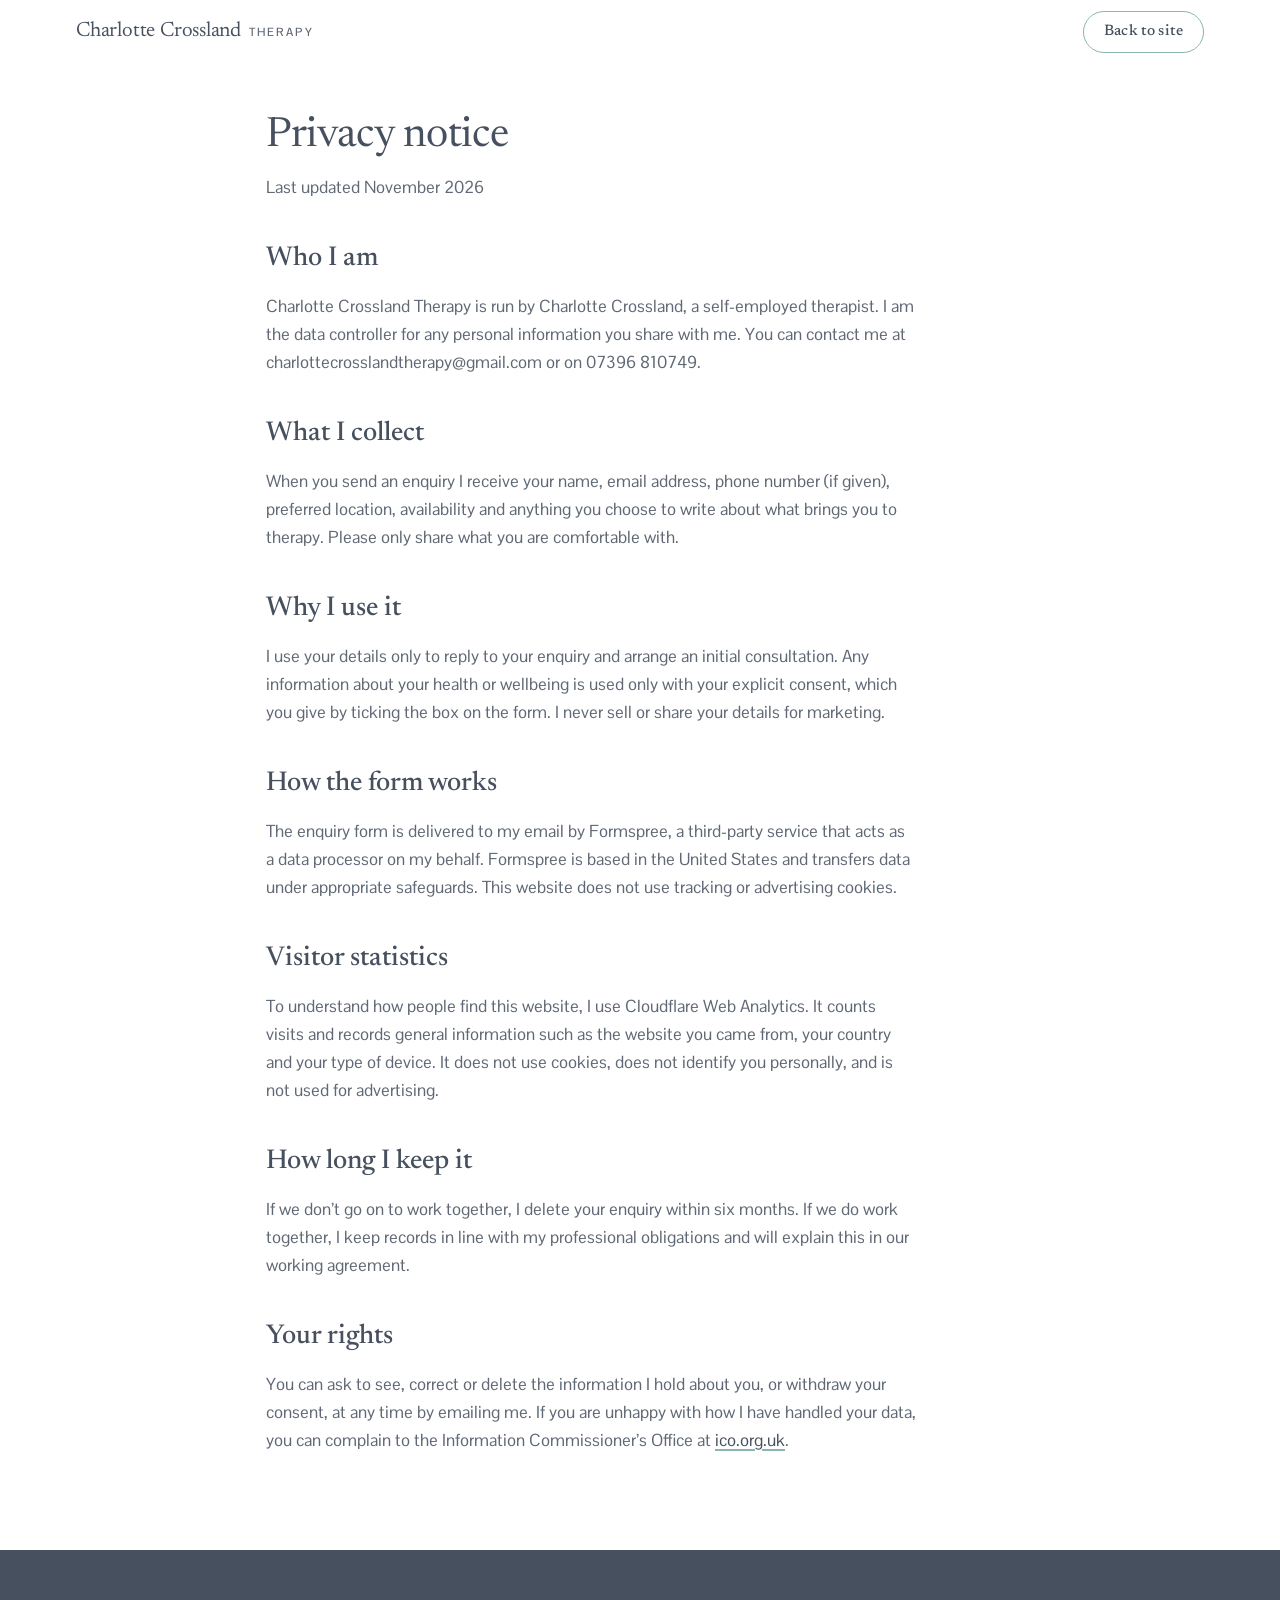
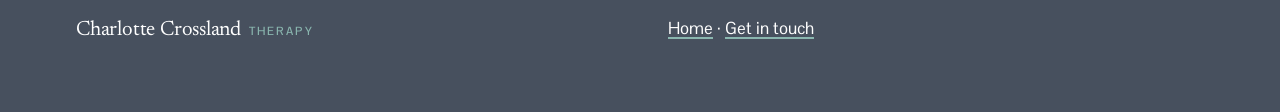
<file: privacy.html>
<!doctype html>
<html lang="en-GB">
<head>
<meta charset="utf-8">
<meta name="viewport" content="width=device-width, initial-scale=1, viewport-fit=cover">
<title>Privacy notice | Charlotte Crossland Therapy</title>
<meta name="robots" content="noindex">
<link rel="icon" href="favicon.svg" type="image/svg+xml">
<link rel="preconnect" href="https://fonts.googleapis.com">
<link rel="preconnect" href="https://fonts.gstatic.com" crossorigin>
<link rel="stylesheet" href="https://fonts.googleapis.com/css2?family=Pontano+Sans:wght@400;500;600&family=Newsreader:ital,opsz,wght@0,6..72,400;0,6..72,500;1,6..72,400&display=swap">
<link rel="stylesheet" href="styles.css">
<style>
  .legal { padding-block: 48px 96px; }
  .legal h1 { margin-bottom: 12px; }
  .legal h2 { font-family: var(--font-display); font-weight: 500; font-size: var(--step-2); margin: 36px 0 10px; }
  .legal p, .legal li { color: var(--slate-soft); max-width: 65ch; }
  .legal p + p { margin-top: 12px; }
  .legal ul { padding-left: 20px; display: grid; gap: 6px; }
</style>
<!-- Cloudflare Web Analytics (free, no cookies; only visible in the Cloudflare dashboard) --><script type='module' src='https://static.cloudflareinsights.com/beacon.min.js' data-cf-beacon='{"token": "4ace76a710c94d82a6fdd6c6920aa92c"}'></script><!-- End Cloudflare Web Analytics -->
</head>
<body>
<header class="site-header">
  <div class="wrap header-inner">
    <a class="wordmark" href="./"><span class="wordmark-name">Charlotte Crossland</span><span class="wordmark-sub">Therapy</span></a>
    <a class="btn btn-small btn-ghost" href="./">Back to site</a>
  </div>
</header>
<main class="wrap narrow legal">
  <h1 class="h2">Privacy notice</h1>
  <p class="muted">Last updated November 2026</p>

  <h2>Who I am</h2>
  <p>Charlotte Crossland Therapy is run by Charlotte Crossland, a self-employed therapist. I am the data controller for any personal information you share with me. You can contact me at charlottecrosslandtherapy@gmail.com or on 07396 810749.</p>

  <h2>What I collect</h2>
  <p>When you send an enquiry I receive your name, email address, phone number (if given), preferred location, availability and anything you choose to write about what brings you to therapy. Please only share what you are comfortable with.</p>

  <h2>Why I use it</h2>
  <p>I use your details only to reply to your enquiry and arrange an initial consultation. Any information about your health or wellbeing is used only with your explicit consent, which you give by ticking the box on the form. I never sell or share your details for marketing.</p>

  <h2>How the form works</h2>
  <p>The enquiry form is delivered to my email by Formspree, a third-party service that acts as a data processor on my behalf. Formspree is based in the United States and transfers data under appropriate safeguards. This website does not use tracking or advertising cookies.</p>

  <h2>Visitor statistics</h2>
  <p>To understand how people find this website, I use Cloudflare Web Analytics. It counts visits and records general information such as the website you came from, your country and your type of device. It does not use cookies, does not identify you personally, and is not used for advertising.</p>

  <h2>How long I keep it</h2>
  <!-- EDIT: confirm this retention period with Charlotte -->
  <p>If we don’t go on to work together, I delete your enquiry within six months. If we do work together, I keep records in line with my professional obligations and will explain this in our working agreement.</p>

  <h2>Your rights</h2>
  <p>You can ask to see, correct or delete the information I hold about you, or withdraw your consent, at any time by emailing me. If you are unhappy with how I have handled your data, you can complain to the Information Commissioner’s Office at <a href="https://ico.org.uk" target="_blank" rel="noopener">ico.org.uk</a>.</p>
</main>
<footer class="site-footer">
  <div class="wrap footer-inner">
    <p class="wordmark"><span class="wordmark-name">Charlotte Crossland</span> <span class="wordmark-sub">Therapy</span></p>
    <div class="footer-links"><p><a href="./">Home</a> · <a href="./#enquire">Get in touch</a></p></div>
  </div>
</footer>
</body>
</html>
</file>
<file: styles.css>
/* Layout concept: one long, unhurried scroll on white. The original Welcome paragraph becomes a
   scrollytelling passage on slate, joined by a vine that grows, brightens and sprouts leaves as you read,
   then calm sections lead to the contact form.
   Colours are the original website palette: slate, sage, teal (testimonials only) and white. Light only. */
:root {
  --white: #FFFFFF;
  --mist: #EEF4F3;        /* very light tint of the sage, for alternate sections */
  --slate: #47505E;       /* main text and dark sections (original) */
  --slate-soft: #5F6874;  /* secondary text */
  --sage: #8AB6AF;        /* original button / accent colour */
  --teal: #517470;        /* original testimonial colour */
  --line: rgba(71, 80, 94, 0.16);
  --sage-deep: #77A39C;  /* hover state of sage buttons */
  --focus: #47505E;

  --font-display: "Newsreader", "Iowan Old Style", "Palatino Linotype", Georgia, serif;
  --font-body: "Pontano Sans", "Helvetica Neue", Arial, system-ui, sans-serif;

  --step--1: 0.9rem;
  --step-0: 1.0625rem;
  --step-1: 1.25rem;
  --step-2: clamp(1.4rem, 1.2rem + 0.9vw, 1.7rem);
  --step-3: clamp(1.85rem, 1.4rem + 2vw, 2.6rem);
  --step-4: clamp(2.3rem, 1.6rem + 3.2vw, 3.9rem);

  --radius: 14px;
  --gutter: max(16px, env(safe-area-inset-left, 0px));
  --gutter-r: max(16px, env(safe-area-inset-right, 0px));
  --header-h: 64px;
  color-scheme: light;
}

/* ---------- Base ---------- */
*, *::before, *::after { box-sizing: border-box; }
html { scroll-behavior: smooth; scroll-padding-top: calc(var(--header-h) + 12px); -webkit-text-size-adjust: 100%; }
body {
  margin: 0;
  background: var(--white);
  color: var(--slate);
  font-family: var(--font-body);
  font-size: var(--step-0);
  line-height: 1.65;
  -webkit-font-smoothing: antialiased;
  overflow-x: hidden;
}
body::before { content: ""; position: fixed; inset: 0 0 auto; height: env(safe-area-inset-top, 0px); z-index: 60; background: var(--white); }
img { max-width: 100%; height: auto; display: block; }
a { color: var(--slate); text-decoration-color: var(--sage); text-underline-offset: 3px; text-decoration-thickness: 2px; }
a:hover { text-decoration-color: var(--slate); }
:focus-visible { outline: 3px solid var(--focus); outline-offset: 3px; border-radius: 4px; }
h1, h2, h3, h4 { text-wrap: balance; margin: 0; color: var(--slate); }
p { margin: 0; }
[hidden] { display: none !important; }

.wrap { width: 100%; max-width: 1160px; margin-inline: auto; padding-left: var(--gutter); padding-right: var(--gutter-r); }
main { position: relative; overflow-x: clip; }
main > section > .wrap { position: relative; z-index: 1; }
.vine-bg { z-index: 0; }
.narrow { max-width: 780px; }
.skip { position: absolute; left: -9999px; top: 8px; background: var(--slate); color: var(--white); padding: 8px 14px; border-radius: 8px; z-index: 100; }
.skip:focus { left: 12px; }

.eyebrow { font-family: var(--font-display); font-size: 1rem; letter-spacing: 0.14em; text-transform: uppercase; font-weight: 500; color: var(--slate-soft); margin-bottom: 16px; }
.display { font-family: var(--font-display); font-weight: 400; font-size: var(--step-4); line-height: 1.1; letter-spacing: -0.015em; }
.h2 { font-family: var(--font-display); font-weight: 400; font-size: var(--step-3); line-height: 1.15; letter-spacing: -0.01em; margin-bottom: 28px; }
.h3 { font-family: var(--font-display); font-weight: 400; font-size: var(--step-2); line-height: 1.2; }

/* ---------- Buttons ---------- */
.btn {
  display: inline-flex; align-items: center; justify-content: center; gap: 8px;
  min-height: 52px; padding: 0 28px; border-radius: 999px; border: 1.5px solid var(--sage);
  background: var(--sage); color: var(--slate); font: 500 1.1rem/1 var(--font-display); letter-spacing: 0.01em;
  text-decoration: none; cursor: pointer; transition: transform .2s ease, background-color .2s ease;
}
.btn:hover { transform: translateY(-1px); background: var(--sage-deep); border-color: var(--sage-deep); }
.btn-ghost { background: transparent; color: var(--slate); border-color: var(--sage); }
.btn-ghost:hover { background: var(--mist); }
.btn-small { min-height: 42px; padding: 0 20px; font-size: 0.95rem; white-space: nowrap; flex: none; }
.btn-block { width: 100%; }

/* ---------- Header ---------- */
.site-header {
  position: sticky; top: env(safe-area-inset-top, 0px); z-index: 50;
  background: rgba(255, 255, 255, 0.9);
  backdrop-filter: saturate(140%) blur(10px); -webkit-backdrop-filter: saturate(140%) blur(10px);
  border-bottom: 1px solid transparent; transition: border-color .3s ease;
}
.site-header.scrolled { border-bottom-color: var(--line); }
.header-inner { display: flex; align-items: center; justify-content: space-between; gap: 16px; height: var(--header-h); }
.wordmark { display: inline-flex; align-items: baseline; gap: 8px; text-decoration: none; color: var(--slate); margin: 0; flex-wrap: wrap; }
.wordmark-name { font-family: var(--font-display); font-size: 1.3rem; letter-spacing: -0.01em; }
.wordmark-sub { font-size: 0.72rem; letter-spacing: 0.18em; text-transform: uppercase; color: var(--slate-soft); font-weight: 600; }
.nav { display: none; gap: 28px; }
.nav a { color: var(--slate); text-decoration: none; font-family: var(--font-display); font-size: 1.08rem; }
.nav a:hover { color: var(--slate-soft); text-decoration: underline; text-decoration-color: var(--sage); }
@media (min-width: 900px) { .nav { display: flex; } }
@media (max-width: 599px) {
  .site-header .wordmark { flex-direction: column; align-items: flex-start; gap: 0; line-height: 1.15; }
  .wordmark-name { font-size: 1.2rem; }
  .wordmark-sub { font-size: 0.66rem; }
}

/* ---------- Hero ---------- */
.hero { padding-block: 16px 56px; }
.hero-grid { display: grid; gap: 28px; align-items: center; }
.hero-copy { display: grid; gap: 28px; min-width: 0; }
.hero-copy .display { max-width: 16ch; }
.hero-actions { display: flex; flex-wrap: wrap; gap: 12px; }
.hero-photo { margin: 0; order: -1; }
.hero-photo img { width: 100%; object-fit: cover; aspect-ratio: 16 / 12; max-height: 44svh; object-position: 50% 18%; border-radius: 160px 160px var(--radius) var(--radius); }
@media (min-width: 900px) {
  .hero { padding-block: 48px 104px; }
  .hero-grid { grid-template-columns: 1.1fr 0.9fr; gap: 72px; }
  .hero-photo { order: 0; }
  .hero-photo img { aspect-ratio: 4 / 5; max-height: none; border-radius: 220px 220px var(--radius) var(--radius); }
}

/* ---------- Scrollytelling: the Welcome paragraph with a growing vine ---------- */
.scrolly { position: relative; color: var(--white); background: var(--slate); overflow: clip; }
.scrolly-steps { position: relative; }
.vine { position: absolute; inset: 0; width: 100%; height: 100%; overflow: visible; pointer-events: none; z-index: 0; }
.vine .stem { fill: none; stroke-linecap: round; stroke-linejoin: round; }
.vine .leaf { transform: scale(0); transform-box: fill-box; transform-origin: 0% 50%; transition: transform .7s cubic-bezier(.34, 1.56, .64, 1); }
.vine .on .leaf { transform: scale(1); }
.vine .petal { transform: scale(0); transform-box: fill-box; transform-origin: 50% 100%; transition: transform .9s cubic-bezier(.34, 1.56, .64, 1); }
.vine .bud { transform: scale(0); transform-box: fill-box; transform-origin: center; transition: transform .6s cubic-bezier(.34, 1.56, .64, 1) .45s; }
.vine .bloomed .petal, .vine .bloomed .bud { transform: scale(1); }
.vine .tip { filter: drop-shadow(0 0 6px rgba(190, 222, 216, 0.9)); transition: opacity .3s ease; }

.step { position: relative; z-index: 1; min-height: 46vh; min-height: 46svh; display: flex; flex-direction: column; justify-content: center; gap: 18px; }
.step:first-of-type { min-height: 56vh; min-height: 56svh; }
.step p { font-family: var(--font-display); font-size: var(--step-3); line-height: 1.24; letter-spacing: -0.01em; max-width: min(22ch, 80%); color: var(--white); text-shadow: 0 1px 12px rgba(71, 80, 94, 0.9); }
.step:nth-child(odd) { align-items: flex-end; text-align: right; }
.step .scrolly-eyebrow { font-family: var(--font-display); font-size: 1rem; letter-spacing: 0.16em; text-transform: uppercase; font-weight: 500; color: var(--sage); }
.step-final { min-height: 36vh !important; min-height: 36svh !important; padding-bottom: 2vh; }
.step-final p { font-size: var(--step-4); }
.js .step p { transition: opacity .7s ease, transform .7s ease; opacity: 0.3; transform: translateY(12px); }
.js .step.is-active p { opacity: 1; transform: none; }
@media (min-width: 900px) {
  .step { padding-inline: 6%; }
  .step p { max-width: 20ch; }
}

/* ---------- Sections ---------- */
.section { padding-block: 80px; }
.section-tint { background: var(--mist); }
@media (min-width: 900px) { .section { padding-block: 112px; } }

#who { padding-top: 44px; }
@media (min-width: 900px) { #who { padding-top: 64px; } }
.intro { display: grid; gap: 22px; }
.intro-lead { font-family: var(--font-display); font-size: var(--step-2); line-height: 1.4; }
.intro p:not(.intro-lead) { color: var(--slate-soft); font-size: var(--step-1); line-height: 1.6; }

/* Meet Charlotte */
.about-grid { display: grid; gap: 40px; align-items: start; }
.about-photo { margin: 0; }
.about-photo img { border-radius: var(--radius) var(--radius) 200px 200px; aspect-ratio: 4 / 5; object-fit: cover; width: 100%; }
.about-copy { display: grid; gap: 18px; max-width: 62ch; min-width: 0; }
.about-copy .h2 { margin-bottom: 6px; }
.about-copy .eyebrow { margin-bottom: 0; }
@media (min-width: 900px) {
  .about-grid { grid-template-columns: 0.8fr 1.2fr; gap: 80px; }
  .about-photo { position: sticky; top: calc(var(--header-h) + 32px); }
}
@media (max-width: 899px) { .about-photo img { aspect-ratio: 1 / 1; object-position: 50% 15%; border-radius: var(--radius) var(--radius) 160px 160px; } }

/* My Approach */
#approach .wrap { max-width: 900px; }
.approach-p { max-width: 64ch; color: var(--slate-soft); }
.pull { margin: 44px 0; padding-left: 24px; border-left: 3px solid var(--sage); }
.pull p { font-family: var(--font-display); font-style: italic; font-size: var(--step-3); line-height: 1.25; max-width: 26ch; color: var(--slate); }
.quals { margin-top: 48px; border: 1px solid var(--line); border-radius: var(--radius); padding: 4px 22px; background: var(--white); }
.quals summary, .faq-list summary { cursor: pointer; font-family: var(--font-display); font-weight: 500; padding: 16px 32px 16px 0; list-style: none; position: relative; }
.quals summary::-webkit-details-marker, .faq-list summary::-webkit-details-marker { display: none; }
.quals summary::after, .faq-list summary::after { content: "+"; position: absolute; right: 2px; top: 50%; transform: translateY(-50%); font-size: 1.5rem; font-weight: 400; color: var(--slate); transition: transform .25s ease; }
details[open] > summary::after { transform: translateY(-50%) rotate(45deg); }
.quals ul { margin: 0 0 18px; padding-left: 20px; display: grid; gap: 8px; color: var(--slate-soft); }

/* What I can support with */
.support-intro { color: var(--slate-soft); margin-bottom: 28px; max-width: 64ch; }
.support-list { list-style: none; padding: 0; margin: 0; display: grid; grid-template-columns: repeat(2, minmax(0, 1fr)); gap: 14px 24px; }
@media (min-width: 700px) { .support-list { grid-template-columns: repeat(3, minmax(0, 1fr)); } }
.support-list li { display: flex; align-items: baseline; gap: 12px; font-family: var(--font-display); font-size: var(--step-1); line-height: 1.3; }
.support-list li::before {
  content: ""; flex: none; width: 18px; height: 11px; transform: translateY(-1px) rotate(-30deg);
  background: url("data:image/svg+xml,%3Csvg xmlns='http://www.w3.org/2000/svg' viewBox='0 0 24 14'%3E%3Cpath d='M1 7C6 -1 16 -2 23 7C16 16 6 15 1 7Z' fill='%238AB6AF'/%3E%3C/svg%3E") no-repeat center / contain;
}
.inline-cta { margin-top: 48px; display: flex; flex-wrap: wrap; align-items: center; gap: 16px 24px; }

/* How it works timeline */
.timeline { list-style: none; margin: 0; padding: 0 0 0 38px; position: relative; display: grid; gap: 44px; --tl: 1; }
.timeline::before, .timeline::after { content: ""; position: absolute; left: 9px; top: 8px; bottom: 8px; width: 2px; border-radius: 2px; }
.timeline::before { background: var(--line); }
.timeline::after { background: var(--sage); transform-origin: top; transform: scaleY(var(--tl)); }
.timeline li { position: relative; display: grid; gap: 10px; }
.timeline h3 { font-family: var(--font-display); font-weight: 400; font-size: var(--step-2); line-height: 1.2; }
.timeline p { color: var(--slate-soft); }
.tl-dot { position: absolute; left: -38px; top: 7px; width: 20px; height: 20px; border-radius: 50%; background: var(--white); border: 3px solid var(--sage); z-index: 1; }

/* Fees & locations */
.practical { display: grid; gap: 40px; }
@media (min-width: 900px) { .practical { grid-template-columns: 0.9fr 1.1fr; gap: 56px; align-items: start; } }
.fee-card { background: var(--slate); color: var(--white); border-radius: var(--radius); padding: 32px 28px; display: grid; gap: 20px; }
.fee-card .h2 { color: var(--white); margin-bottom: 0; }
.fee-amount { font-family: var(--font-display); font-size: clamp(3.4rem, 2.6rem + 3vw, 4.6rem); line-height: 1; font-variant-numeric: tabular-nums; color: var(--sage); }
.ticks { list-style: none; margin: 0; padding: 0; display: grid; gap: 12px; }
.ticks li { padding-left: 26px; position: relative; }
.ticks li::before { content: ""; position: absolute; left: 0; top: 0.5em; width: 12px; height: 6px; border-left: 2px solid var(--sage); border-bottom: 2px solid var(--sage); transform: rotate(-45deg); }
.places-wrap .h2 { margin-bottom: 12px; }
.places-intro { color: var(--slate-soft); margin-bottom: 20px; }
.places { display: grid; gap: 12px; }
@media (min-width: 560px) { .places { grid-template-columns: 1fr 1fr; } .places .place:first-child { grid-column: 1 / -1; } }
.place { background: var(--white); border: 1px solid var(--line); border-radius: var(--radius); padding: 20px 22px; display: grid; gap: 8px; align-content: start; min-width: 0; }
.place h3 { font-size: var(--step-2); font-weight: 400; font-family: var(--font-display); }
.addr { list-style: none; padding: 0; margin: 0; display: grid; gap: 6px; font-size: 0.98rem; }

/* Testimonials, teal like the original */
.voices { background: var(--teal); color: var(--white); }
.quotes { display: grid; gap: 40px; }
@media (min-width: 900px) { .quotes { grid-template-columns: repeat(3, 1fr); gap: 40px; } }
.quote { margin: 0; display: grid; gap: 18px; align-content: start; }
.quote blockquote { margin: 0; }
.quote p { font-family: var(--font-display); font-size: var(--step-2); line-height: 1.35; color: var(--white); }
.quote figcaption { font-size: var(--step--1); letter-spacing: 0.03em; color: rgba(255, 255, 255, 0.85); }
.quote::before { content: ""; width: 40px; height: 2px; background: var(--sage); }

/* FAQs */
.faq-list { border-top: 1px solid var(--line); }
.faq-list details { border-bottom: 1px solid var(--line); }
.faq-list summary { font-size: var(--step-1); font-weight: 400; padding-block: 20px; }
.faq-a { padding-bottom: 24px; display: grid; gap: 12px; color: var(--slate-soft); max-width: 64ch; }
.faq-a ul { margin: 0; padding-left: 20px; display: grid; gap: 4px; }

/* Bridge + contact */
.bridge { background: var(--mist); padding-block: 72px 0; }
.bridge-title { margin-bottom: 0; max-width: 18ch; }
.contact { background: var(--mist); padding-top: 40px; }
.contact-grid { display: grid; gap: 40px; }
@media (min-width: 960px) { .contact-grid { grid-template-columns: 0.95fr 1.05fr; gap: 72px; align-items: start; } }
.contact-intro { display: grid; gap: 18px; min-width: 0; }
.contact-intro .h2 { margin-bottom: 0; }
.direct { display: grid; gap: 2px; }
.direct a { font-size: var(--step-1); font-weight: 500; overflow-wrap: anywhere; }
@media (max-width: 420px) { .direct a { font-size: var(--step-0); } }
.contact-list { margin: 0; padding-left: 22px; display: grid; gap: 10px; color: var(--slate-soft); }
.look-forward { font-family: var(--font-display); font-style: italic; font-size: var(--step-2); }

.form { background: var(--white); border: 1px solid var(--line); border-radius: 20px; padding: 28px 22px; display: grid; gap: 20px; min-width: 0; }
@media (min-width: 600px) { .form { padding: 36px; } }
.field { display: grid; gap: 8px; border: 0; padding: 0; margin: 0; min-width: 0; }
.field-row { display: grid; gap: 16px; }
@media (min-width: 600px) { .field-row { grid-template-columns: 1fr 1fr; } }
.field label, .field legend { font-weight: 600; font-size: 0.95rem; padding: 0; }
.field legend { margin-bottom: 10px; }
.field-row label { font-weight: 400; }
.hint { font-size: 0.9rem; color: var(--slate-soft); margin-top: -2px; }
.options { display: flex; flex-wrap: wrap; gap: 8px; }
.option { position: relative; }
.option input { position: absolute; opacity: 0; inset: 0; cursor: pointer; margin: 0; }
.option span { display: inline-flex; align-items: center; min-height: 44px; padding: 0 18px; border: 1.5px solid var(--line); border-radius: 999px; font-size: 0.98rem; background: var(--white); cursor: pointer; transition: background-color .2s ease, border-color .2s ease; }
.option input:checked + span { background: var(--sage); border-color: var(--sage); color: var(--slate); font-weight: 600; }
.option input:focus-visible + span { outline: 3px solid var(--focus); outline-offset: 2px; }
fieldset.field.invalid .options span { border-color: #B3412E; }
.opt { font-weight: 400; color: var(--slate-soft); font-size: 0.85rem; margin-left: 2px; }
input[type="text"], input[type="email"], textarea {
  width: 100%; font: inherit; font-size: 16px; color: var(--slate); background: var(--white);
  border: 1.5px solid var(--line); border-radius: 10px; padding: 13px 14px; min-height: 50px;
  transition: border-color .2s ease;
}
textarea { resize: vertical; min-height: 150px; }
input:focus, textarea:focus { outline: none; border-color: var(--sage-deep); box-shadow: 0 0 0 3px rgba(138, 182, 175, 0.35); }
.field.invalid input, .field.invalid textarea { border-color: #B3412E; }
.hp { position: absolute; left: -9999px; width: 1px; height: 1px; overflow: hidden; }
.form-error { background: #FBEDEA; color: #7A2A1D; border-radius: 10px; padding: 12px 14px; font-size: 0.95rem; }
.form-success { display: grid; gap: 10px; padding: 8px 0; }
.form-success h3 { font-family: var(--font-display); font-weight: 400; font-size: var(--step-3); }
.form.sent > :not(.form-success) { display: none; }

/* Footer */
.site-footer { background: var(--slate); color: var(--white); padding-block: 56px calc(96px + env(safe-area-inset-bottom, 0px)); }
.site-footer a { color: var(--white); }
.site-footer .wordmark, .site-footer .wordmark-name { color: var(--white); }
.site-footer .wordmark-sub { color: var(--sage); }
.footer-inner { display: grid; gap: 36px; }
.footer-col { display: grid; gap: 6px; align-content: start; }
.footer-col .wordmark { margin-bottom: 18px; }
.footer-h { font-family: var(--font-display); font-weight: 400; font-size: var(--step-2); color: var(--white); margin-bottom: 6px; }
.crisis { border: 1px solid rgba(255, 255, 255, 0.25); border-radius: var(--radius); padding: 22px; display: grid; gap: 6px; align-content: start; }
.bacp-badge { margin-top: 22px; background: var(--white); border-radius: 10px; padding: 10px 12px; width: min(260px, 100%); }
.bacp-badge img { width: 100%; height: auto; }
.footer-base { margin-top: 40px; font-size: var(--step--1); color: rgba(255, 255, 255, 0.8); }
@media (min-width: 800px) { .footer-inner { grid-template-columns: 1fr 1fr; gap: 56px; } .site-footer { padding-block: 64px; } }

/* Sticky mobile contact button */
.sticky-cta {
  position: fixed; left: 0; right: 0; bottom: 0; z-index: 40;
  display: flex; align-items: center; justify-content: center;
  min-height: 56px; margin: 0 max(12px, env(safe-area-inset-left, 0px)) calc(12px + env(safe-area-inset-bottom, 0px)) max(12px, env(safe-area-inset-right, 0px));
  background: var(--sage); color: var(--slate); border-radius: 999px; text-decoration: none; font-weight: 600; letter-spacing: 0.02em;
  box-shadow: 0 10px 30px rgba(71, 80, 94, 0.3);
  transform: translateY(160%); transition: transform .35s ease;
}
.sticky-cta.show { transform: none; }
@media (min-width: 900px) { .sticky-cta { display: none; } }

/* Motion preferences */
@media (prefers-reduced-motion: reduce) {
  html { scroll-behavior: auto; }
  .js .step p { opacity: 1; transform: none; transition: none; }
  .vine .leaf, .vine .petal, .vine .bud { transition: none; }
  .timeline { --tl: 1 !important; }
  *, *::before, *::after { transition-duration: 0.01ms !important; }
}
</file>
